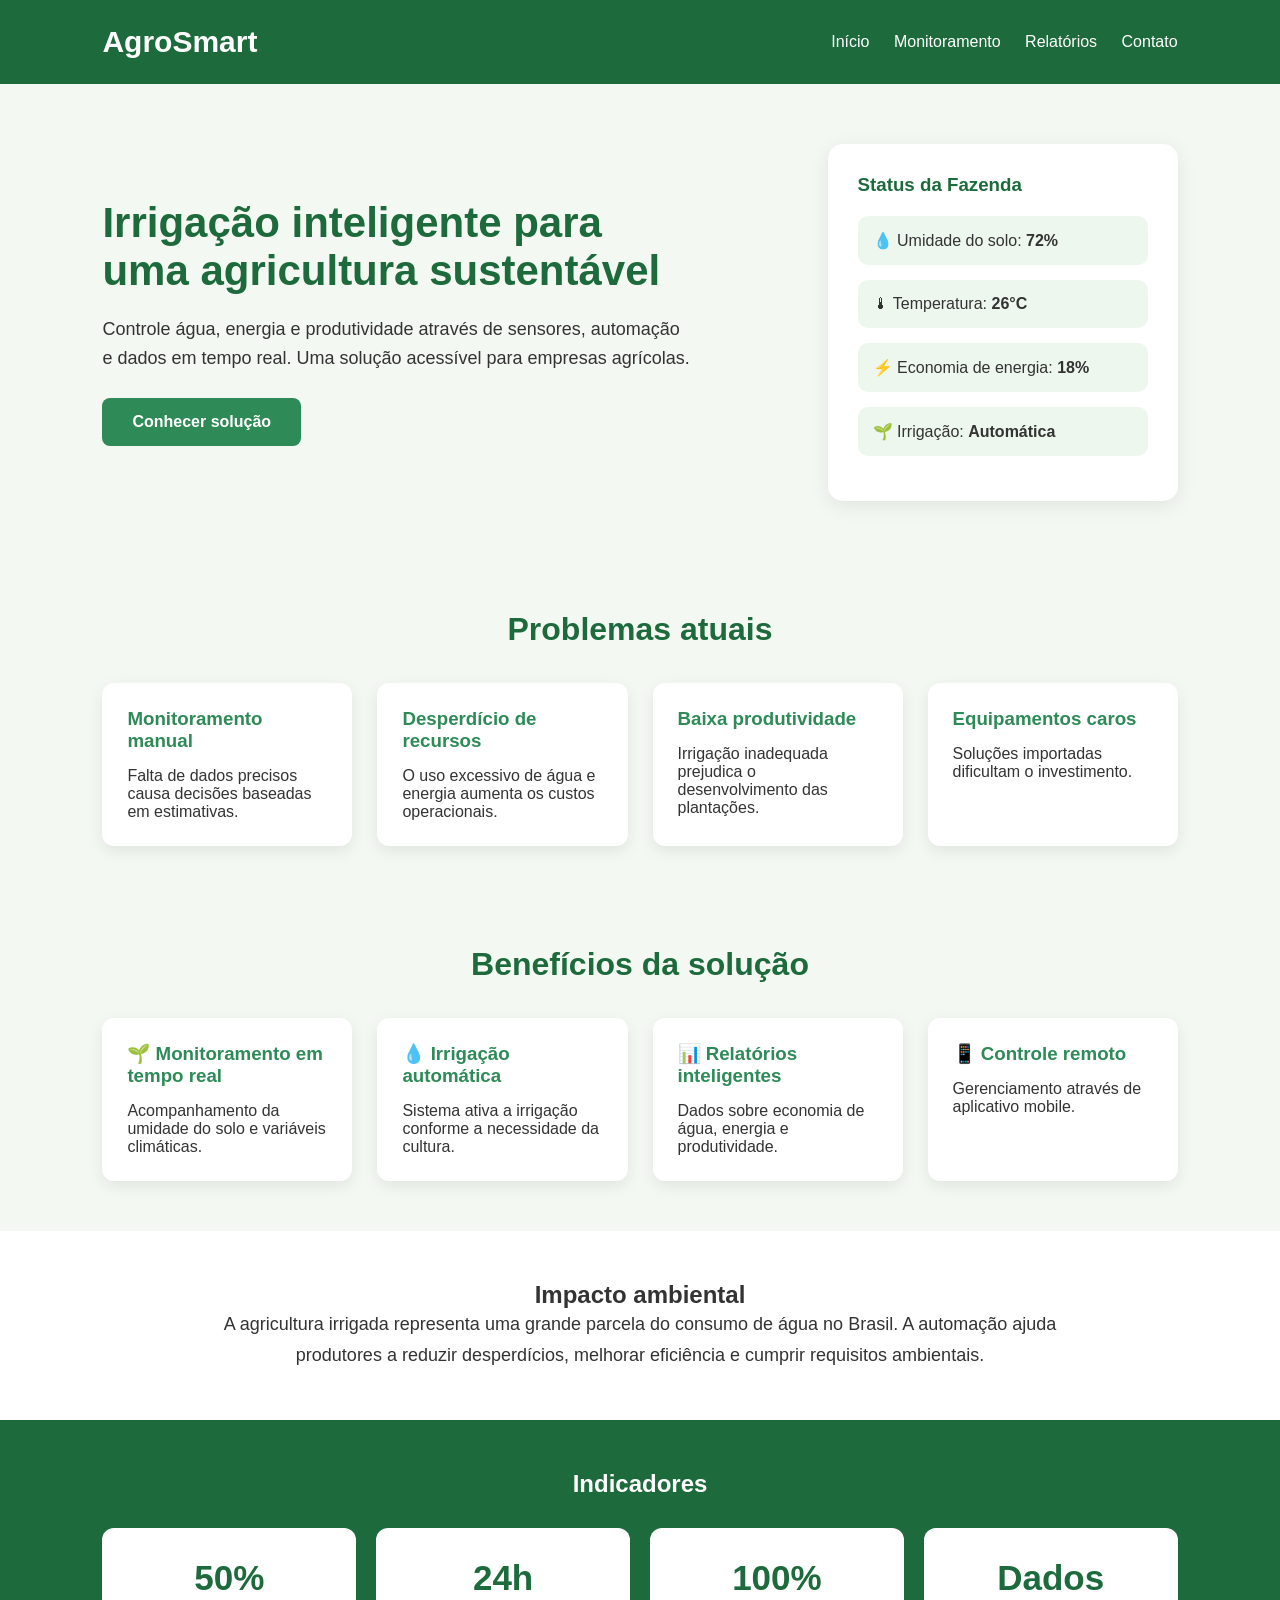
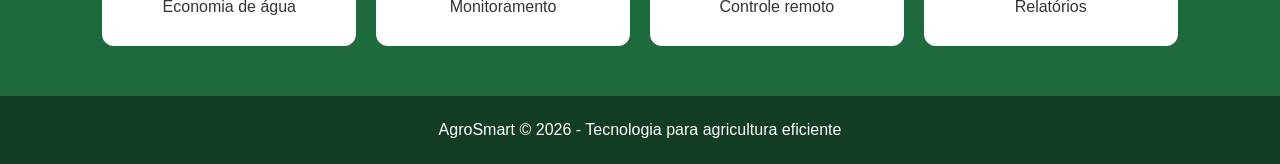
<file: index.html>
<!DOCTYPE html>
<html lang="pt-BR">

<head>

    <meta charset="UTF-8">
    <meta name="viewport" content="width=device-width, initial-scale=1.0">

    <title>AgroSmart - Irrigação Inteligente</title>

    <link rel="stylesheet" href="style.css">

</head>


<body>


<header>

    <div class="logo">
        <h1>AgroSmart</h1>
    </div>


    <nav>

        <a href="index.html">Início</a>
        <a href="index3.html">Monitoramento</a>
        <a href="index1.html">Relatórios</a>
        <a href="index2.html">Contato</a>

    </nav>

</header>



<section class="hero">


    <div class="hero-text">

        <h2>
            Irrigação inteligente para uma agricultura sustentável
        </h2>


        <p>
            Controle água, energia e produtividade através de sensores,
            automação e dados em tempo real.
            Uma solução acessível para empresas agrícolas.
        </p>


        <a href="#" class="button">
            Conhecer solução
        </a>


    </div>



    <div class="dashboard-card">


        <h3>Status da Fazenda</h3>


        <div class="status">
            💧 Umidade do solo:
            <strong>72%</strong>
        </div>


        <div class="status">
            🌡 Temperatura:
            <strong>26°C</strong>
        </div>


        <div class="status">
            ⚡ Economia de energia:
            <strong>18%</strong>
        </div>


        <div class="status">
            🌱 Irrigação:
            <strong>Automática</strong>
        </div>


    </div>


</section>




<section>

<h2 class="title">
    Problemas atuais
</h2>


<div class="cards">


    <div class="card">

        <h3>
            Monitoramento manual
        </h3>

        <p>
            Falta de dados precisos causa decisões
            baseadas em estimativas.
        </p>

    </div>



    <div class="card">

        <h3>
            Desperdício de recursos
        </h3>

        <p>
            O uso excessivo de água e energia aumenta
            os custos operacionais.
        </p>

    </div>



    <div class="card">

        <h3>
            Baixa produtividade
        </h3>

        <p>
            Irrigação inadequada prejudica o desenvolvimento
            das plantações.
        </p>

    </div>



    <div class="card">

        <h3>
            Equipamentos caros
        </h3>

        <p>
            Soluções importadas dificultam o investimento.
        </p>

    </div>


</div>


</section>





<section>


<h2 class="title">
    Benefícios da solução
</h2>



<div class="cards">


<div class="card">

<h3>
🌱 Monitoramento em tempo real
</h3>

<p>
Acompanhamento da umidade do solo e variáveis climáticas.
</p>

</div>



<div class="card">

<h3>
💧 Irrigação automática
</h3>

<p>
Sistema ativa a irrigação conforme a necessidade da cultura.
</p>

</div>



<div class="card">

<h3>
📊 Relatórios inteligentes
</h3>

<p>
Dados sobre economia de água, energia e produtividade.
</p>

</div>



<div class="card">

<h3>
📱 Controle remoto
</h3>

<p>
Gerenciamento através de aplicativo mobile.
</p>

</div>



</div>


</section>





<section class="impact">


<h2>
Impacto ambiental
</h2>


<p>

A agricultura irrigada representa uma grande parcela do consumo
de água no Brasil. A automação ajuda produtores a reduzir
desperdícios, melhorar eficiência e cumprir requisitos ambientais.

</p>


</section>




<section class="metrics">


<h2>
Indicadores
</h2>


<div class="metric-box">


<div>
<strong>50%</strong>
<br>
Economia de água
</div>


<div>
<strong>24h</strong>
<br>
Monitoramento
</div>


<div>
<strong>100%</strong>
<br>
Controle remoto
</div>


<div>
<strong>Dados</strong>
<br>
Relatórios
</div>



</div>


</section>




<footer>

<p>
AgroSmart © 2026 - Tecnologia para agricultura eficiente
</p>

</footer>



</body>

</html>
</file>
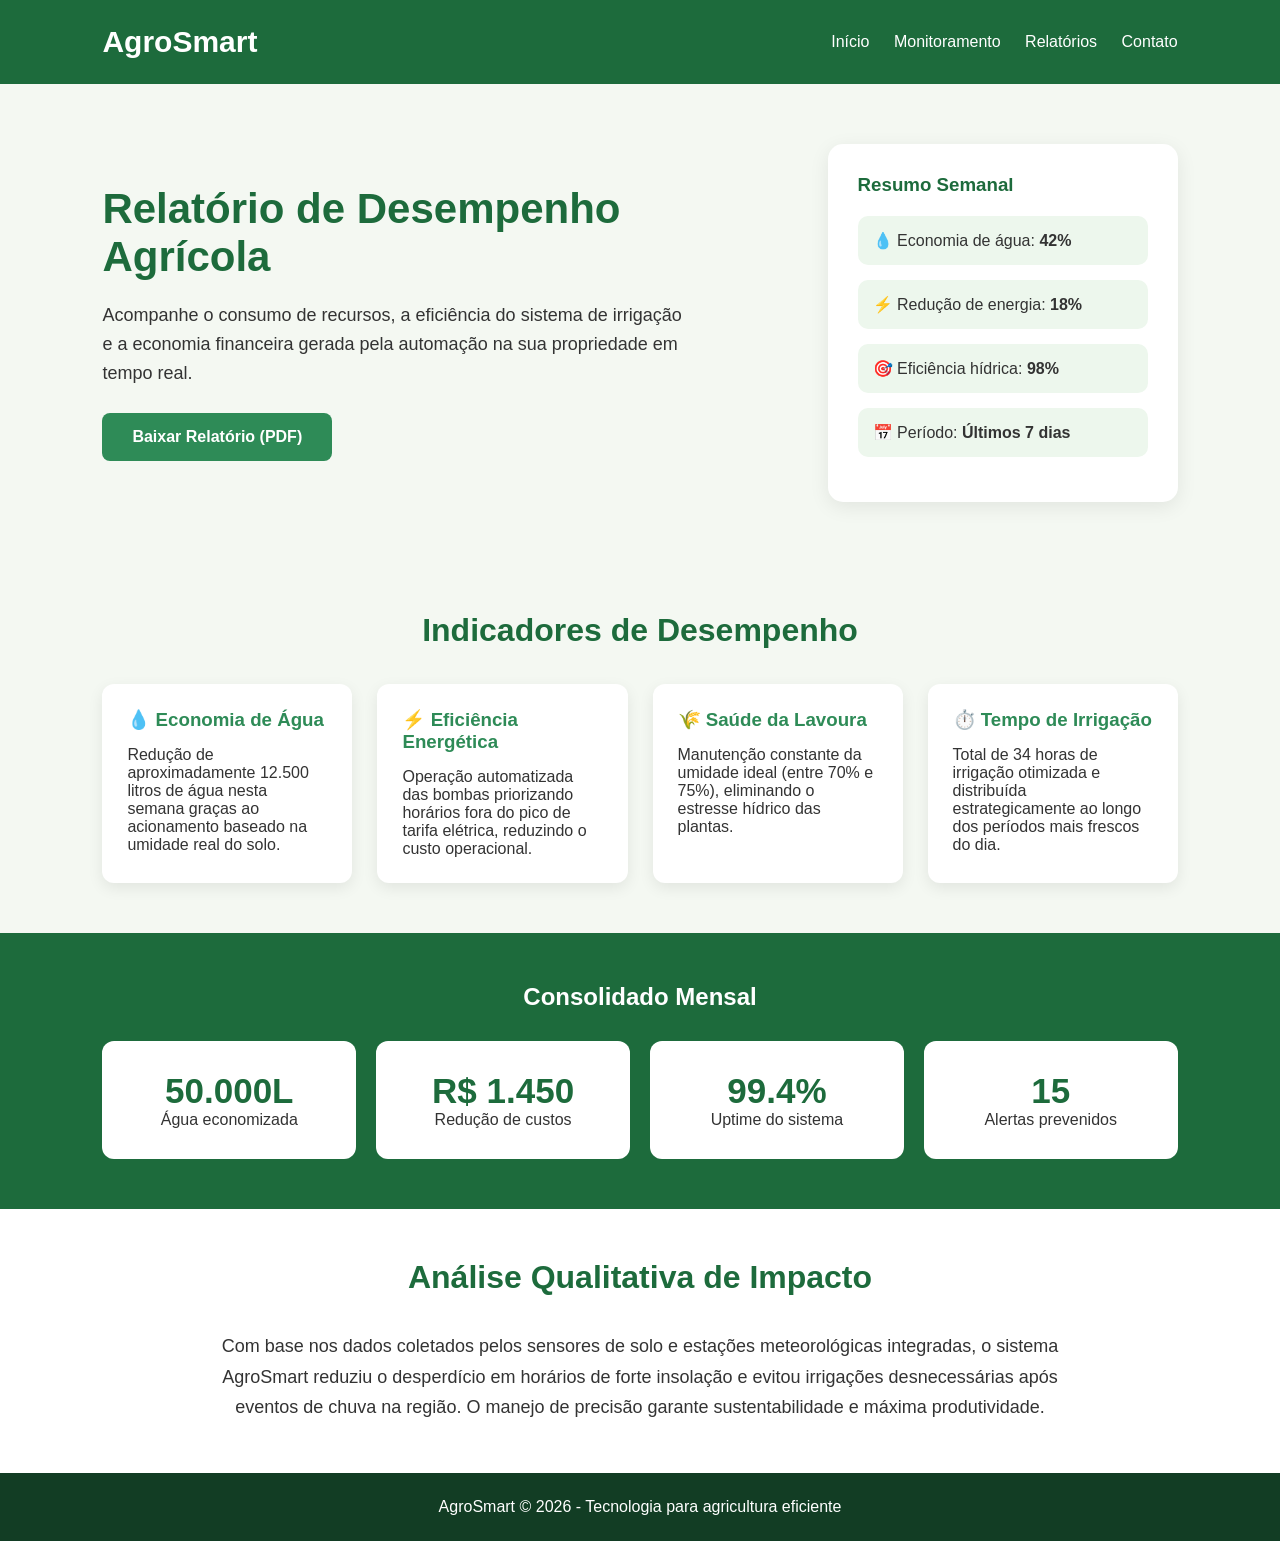
<file: index1.html>
<!DOCTYPE html>
<html lang="pt-BR">

<head>
    <meta charset="UTF-8">
    <meta name="viewport" content="width=device-width, initial-scale=1.0">
    <title>AgroSmart - Relatório de Desempenho</title>
    <link rel="stylesheet" href="style.css">
</head>

<body>

    <header>
        <div class="logo">
            <h1>AgroSmart</h1>
        </div>

        <nav>
            <a href="index.html">Início</a>
        <a href="index3.html">Monitoramento</a>
        <a href="index1.html">Relatórios</a>
        <a href="index2.html">Contato</a>
        </nav>
    </header>

    <section class="hero">
        <div class="hero-text">
            <h2>
                Relatório de Desempenho Agrícola
            </h2>

            <p>
                Acompanhe o consumo de recursos, a eficiência do sistema de irrigação 
                e a economia financeira gerada pela automação na sua propriedade em tempo real.
            </p>

            <a href="#" class="button">
                Baixar Relatório (PDF)
            </a>
        </div>

        <div class="dashboard-card">
            <h3>Resumo Semanal</h3>

            <div class="status">
                💧 Economia de água:
                <strong>42%</strong>
            </div>

            <div class="status">
                ⚡ Redução de energia:
                <strong>18%</strong>
            </div>

            <div class="status">
                🎯 Eficiência hídrica:
                <strong>98%</strong>
            </div>

            <div class="status">
                📅 Período:
                <strong>Últimos 7 dias</strong>
            </div>
        </div>
    </section>

    <section>
        <h2 class="title">
            Indicadores de Desempenho
        </h2>

        <div class="cards">
            <div class="card">
                <h3>
                    💧 Economia de Água
                </h3>
                <p>
                    Redução de aproximadamente 12.500 litros de água nesta semana graças ao acionamento baseado na umidade real do solo.
                </p>
            </div>

            <div class="card">
                <h3>
                    ⚡ Eficiência Energética
                </h3>
                <p>
                    Operação automatizada das bombas priorizando horários fora do pico de tarifa elétrica, reduzindo o custo operacional.
                </p>
            </div>

            <div class="card">
                <h3>
                    🌾 Saúde da Lavoura
                </h3>
                <p>
                    Manutenção constante da umidade ideal (entre 70% e 75%), eliminando o estresse hídrico das plantas.
                </p>
            </div>

            <div class="card">
                <h3>
                    ⏱️ Tempo de Irrigação
                </h3>
                <p>
                    Total de 34 horas de irrigação otimizada e distribuída estrategicamente ao longo dos períodos mais frescos do dia.
                </p>
            </div>
        </div>
    </section>

    <section class="metrics">
        <h2>
            Consolidado Mensal
        </h2>

        <div class="metric-box">
            <div>
                <strong>50.000L</strong>
                <br>
                Água economizada
            </div>

            <div>
                <strong>R$ 1.450</strong>
                <br>
                Redução de custos
            </div>

            <div>
                <strong>99.4%</strong>
                <br>
                Uptime do sistema
            </div>

            <div>
                <strong>15</strong>
                <br>
                Alertas prevenidos
            </div>
        </div>
    </section>

    <section class="impact">
        <h2 class="title">
            Análise Qualitativa de Impacto
        </h2>

        <p>
            Com base nos dados coletados pelos sensores de solo e estações meteorológicas integradas, 
            o sistema AgroSmart reduziu o desperdício em horários de forte insolação e evitou irrigações desnecessárias 
            após eventos de chuva na região. O manejo de precisão garante sustentabilidade e máxima produtividade.
        </p>
    </section>

    <footer>
        <p>
            AgroSmart © 2026 - Tecnologia para agricultura eficiente
        </p>
    </footer>

</body>

</html>
</file>
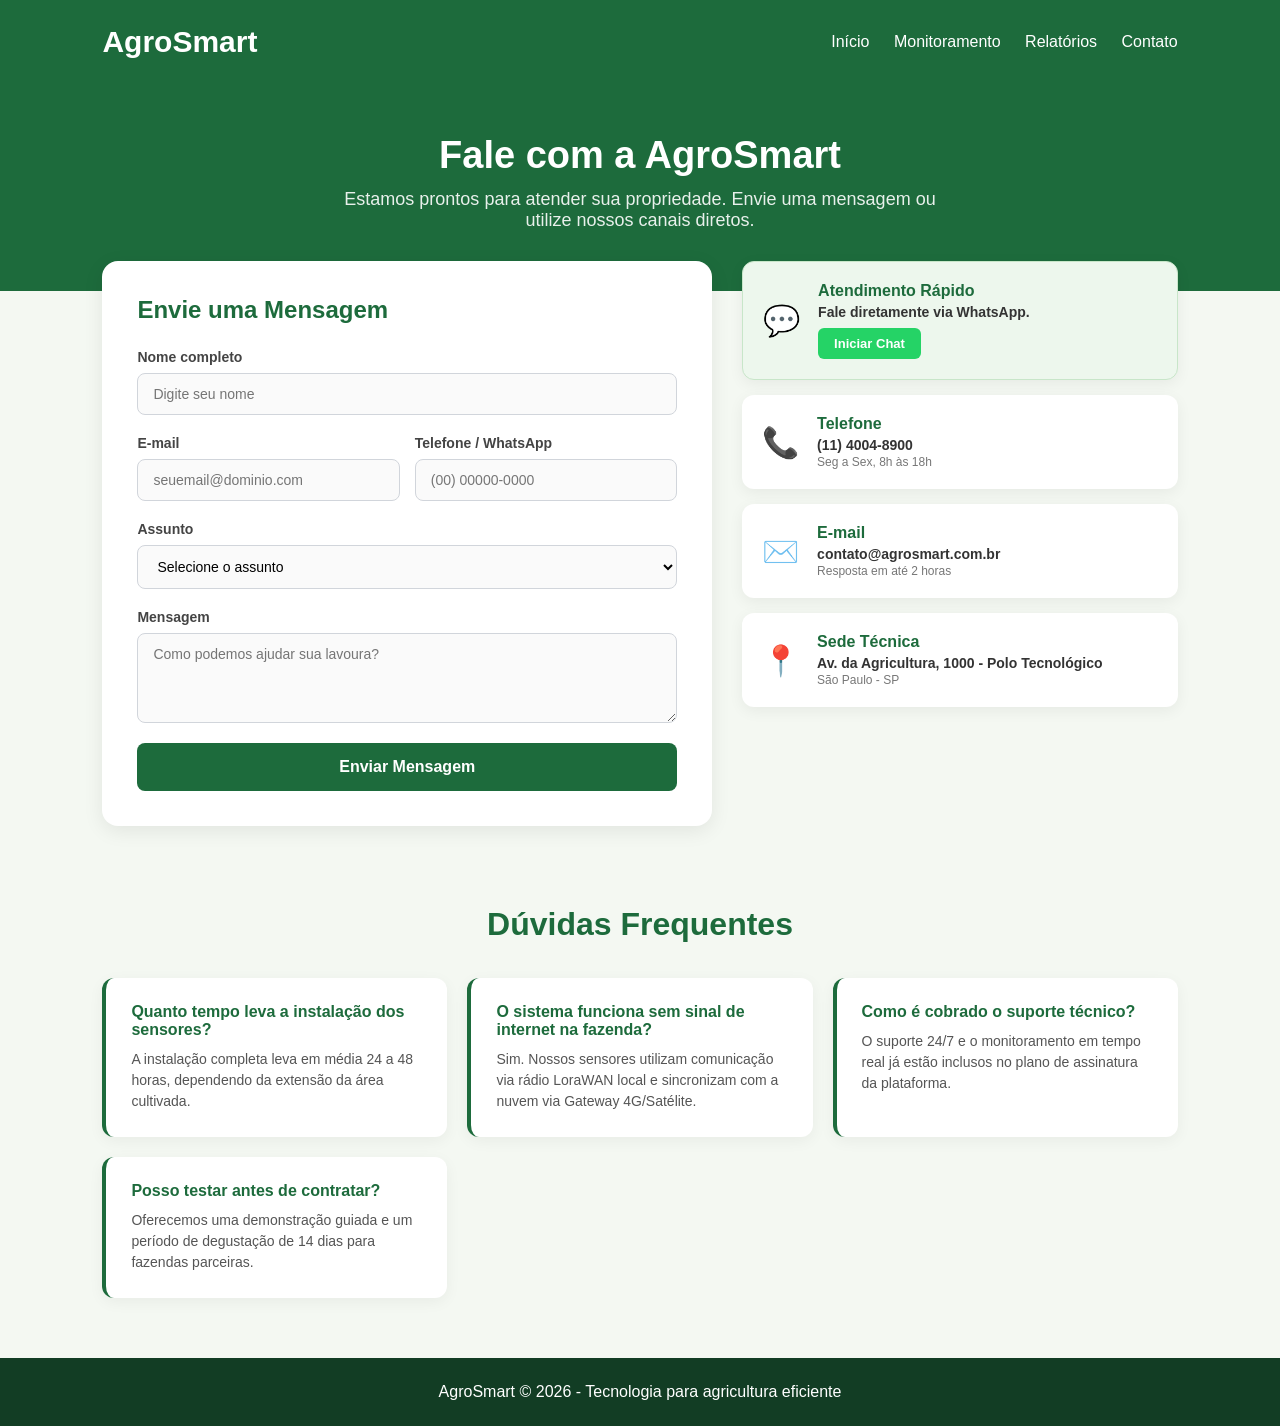
<file: index2.html>
<!DOCTYPE html>
<html lang="pt-BR">
<head>
    <meta charset="UTF-8">
    <meta name="viewport" content="width=device-width, initial-scale=1.0">
    <title>AgroSmart - Contato</title>
    <link rel="stylesheet" href="style.css">
</head>
<body>

    <header>
        <div class="logo">
            <h1>AgroSmart</h1>
        </div>
         <nav>
            <a href="index.html">Início</a>
        <a href="index3.html">Monitoramento</a>
        <a href="index1.html">Relatórios</a>
        <a href="index2.html">Contato</a>
        </nav>
    </header>

    <section class="contact-hero">
        <h2>Fale com a AgroSmart</h2>
        <p>Estamos prontos para atender sua propriedade. Envie uma mensagem ou utilize nossos canais diretos.</p>
    </section>

    <section class="contact-main">
        <div class="contact-grid">
            
            <div class="contact-form-card">
                <h3>Envie uma Mensagem</h3>
                <form action="#" method="POST" onsubmit="event.preventDefault(); alert('Mensagem enviada com sucesso!');">
                    <div class="form-group">
                        <label for="nome">Nome completo</label>
                        <input type="text" id="nome" placeholder="Digite seu nome" required>
                    </div>

                    <div class="form-row">
                        <div class="form-group">
                            <label for="email">E-mail</label>
                            <input type="email" id="email" placeholder="seuemail@dominio.com" required>
                        </div>
                        <div class="form-group">
                            <label for="telefone">Telefone / WhatsApp</label>
                            <input type="tel" id="telefone" placeholder="(00) 00000-0000" required>
                        </div>
                    </div>

                    <div class="form-group">
                        <label for="assunto">Assunto</label>
                        <select id="assunto" required>
                            <option value="">Selecione o assunto</option>
                            <option value="orcamento">Solicitar Orçamento</option>
                            <option value="suporte">Suporte Técnico</option>
                            <option value="parceria">Parcerias Comerciais</option>
                            <option value="outro">Outros</option>
                        </select>
                    </div>

                    <div class="form-group">
                        <label for="mensagem">Mensagem</label>
                        <textarea id="mensagem" rows="4" placeholder="Como podemos ajudar sua lavoura?" required></textarea>
                    </div>

                    <button type="submit" class="btn-submit">Enviar Mensagem</button>
                </form>
            </div>

            <div class="contact-info-column">
                <div class="info-card highlight-card">
                    <div class="info-icon">💬</div>
                    <div>
                        <h4>Atendimento Rápido</h4>
                        <p>Fale diretamente via WhatsApp.</p>
                        <a href="#" class="btn-whatsapp">Iniciar Chat</a>
                    </div>
                </div>

                <div class="info-card">
                    <div class="info-icon">📞</div>
                    <div>
                        <h4>Telefone</h4>
                        <p>(11) 4004-8900</p>
                        <small>Seg a Sex, 8h às 18h</small>
                    </div>
                </div>

                <div class="info-card">
                    <div class="info-icon">✉️</div>
                    <div>
                        <h4>E-mail</h4>
                        <p>contato@agrosmart.com.br</p>
                        <small>Resposta em até 2 horas</small>
                    </div>
                </div>

                <div class="info-card">
                    <div class="info-icon">📍</div>
                    <div>
                        <h4>Sede Técnica</h4>
                        <p>Av. da Agricultura, 1000 - Polo Tecnológico</p>
                        <small>São Paulo - SP</small>
                    </div>
                </div>
            </div>

        </div>
    </section>

    <section class="faq-section">
        <h2 class="title">Dúvidas Frequentes</h2>
        <div class="faq-grid">
            <div class="faq-item">
                <h4>Quanto tempo leva a instalação dos sensores?</h4>
                <p>A instalação completa leva em média 24 a 48 horas, dependendo da extensão da área cultivada.</p>
            </div>
            <div class="faq-item">
                <h4>O sistema funciona sem sinal de internet na fazenda?</h4>
                <p>Sim. Nossos sensores utilizam comunicação via rádio LoraWAN local e sincronizam com a nuvem via Gateway 4G/Satélite.</p>
            </div>
            <div class="faq-item">
                <h4>Como é cobrado o suporte técnico?</h4>
                <p>O suporte 24/7 e o monitoramento em tempo real já estão inclusos no plano de assinatura da plataforma.</p>
            </div>
            <div class="faq-item">
                <h4>Posso testar antes de contratar?</h4>
                <p>Oferecemos uma demonstração guiada e um período de degustação de 14 dias para fazendas parceiras.</p>
            </div>
        </div>
    </section>

    <footer>
        <p>AgroSmart © 2026 - Tecnologia para agricultura eficiente</p>
    </footer>

</body>
</html>
</file>
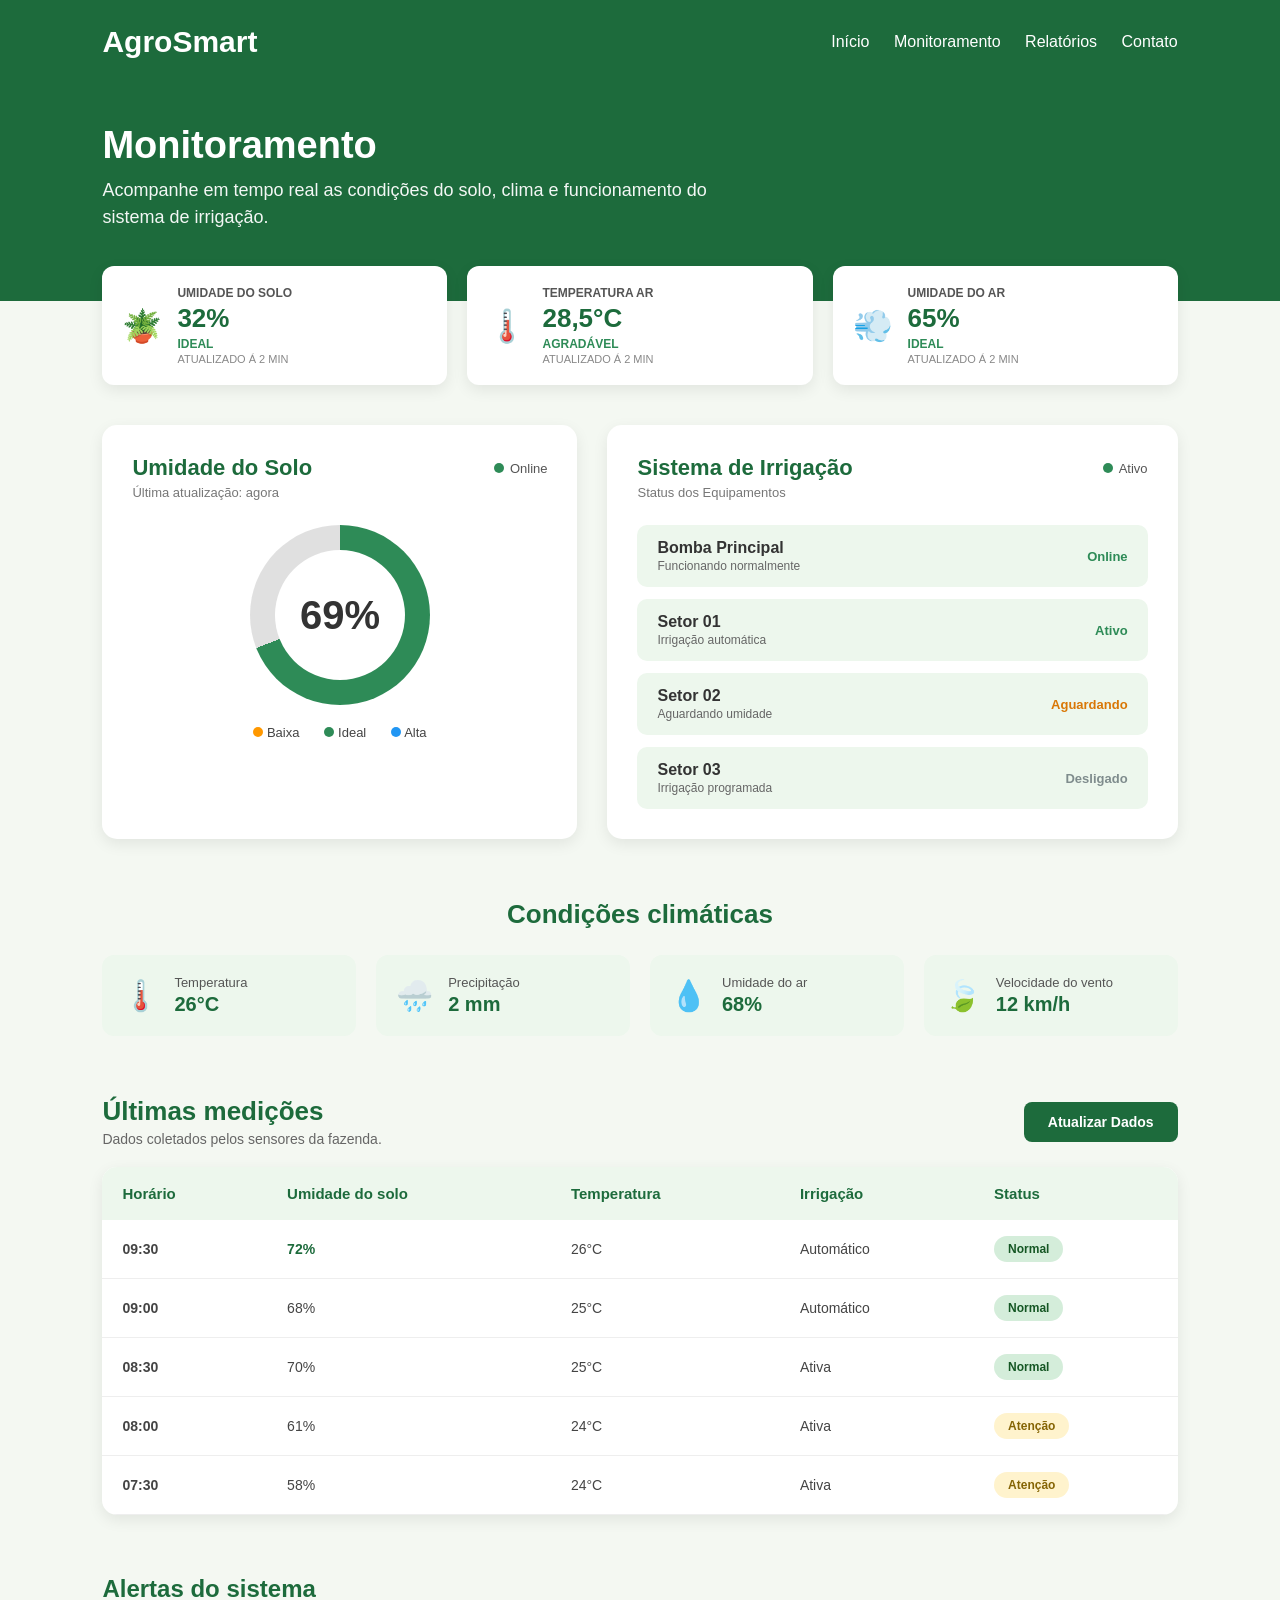
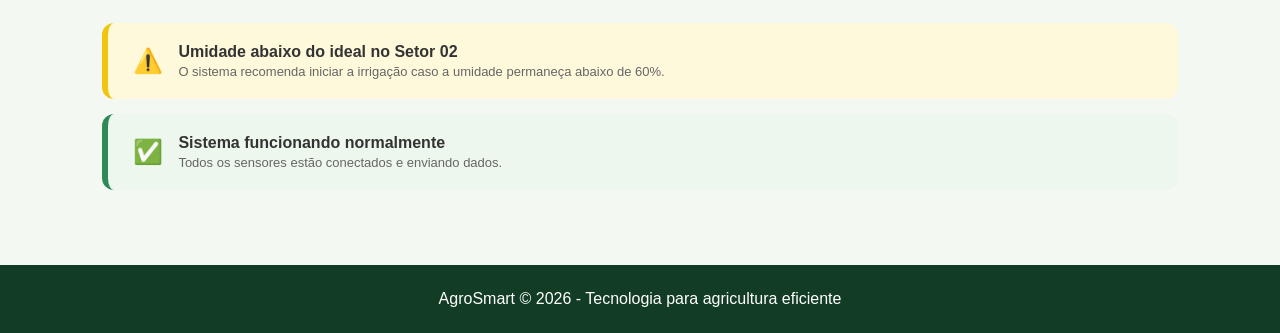
<file: index3.html>
<!DOCTYPE html>
<html lang="pt-BR">
<head>
    <meta charset="UTF-8">
    <meta name="viewport" content="width=device-width, initial-scale=1.0">
    <title>AgroSmart - Monitoramento</title>
    <link rel="stylesheet" href="style.css">
</head>
<body>

    <header>
        <div class="logo">
            <h1>AgroSmart</h1>
        </div>

         <nav>
            <a href="index.html">Início</a>
        <a href="index3.html">Monitoramento</a>
        <a href="index1.html">Relatórios</a>
        <a href="index2.html">Contato</a>
        </nav>
    </header>

    <section class="monit-hero">
        <h2>Monitoramento</h2>
        <p>Acompanhe em tempo real as condições do solo, clima e funcionamento do sistema de irrigação.</p>
    </section>

    <!-- Cards Resumidos do Topo -->
    <div class="summary-container">
        <div class="summary-card">
            <div class="summary-icon">🪴</div>
            <div class="summary-info">
                <span class="summary-title">UMIDADE DO SOLO</span>
                <span class="summary-value green">32%</span>
                <span class="summary-status green-text">IDEAL</span>
                <span class="summary-time">ATUALIZADO Á 2 MIN</span>
            </div>
        </div>

        <div class="summary-card">
            <div class="summary-icon">🌡️</div>
            <div class="summary-info">
                <span class="summary-title">TEMPERATURA AR</span>
                <span class="summary-value">28,5°C</span>
                <span class="summary-status green-text">AGRADÁVEL</span>
                <span class="summary-time">ATUALIZADO Á 2 MIN</span>
            </div>
        </div>

        <div class="summary-card">
            <div class="summary-icon">💨</div>
            <div class="summary-info">
                <span class="summary-title">UMIDADE DO AR</span>
                <span class="summary-value">65%</span>
                <span class="summary-status green-text">IDEAL</span>
                <span class="summary-time">ATUALIZADO Á 2 MIN</span>
            </div>
        </div>
    </div>

    <!-- Painel de Umidade e Sistema de Irrigação -->
    <section class="dashboard-grid">
        <!-- Card 1: Gauge Umidade -->
        <div class="dash-card">
            <div class="dash-card-header">
                <h3>Umidade do Solo</h3>
                <span class="badge-dot"><span class="dot green"></span> Online</span>
            </div>
            <p class="subtitle">Última atualização: agora</p>

            <div class="gauge-wrapper">
                <div class="gauge" style="--percent: 69%;">
                    <div class="gauge-center">
                        <span class="gauge-value">69%</span>
                    </div>
                </div>
            </div>

            <div class="gauge-legend">
                <span><span class="dot orange"></span> Baixa</span>
                <span><span class="dot green"></span> Ideal</span>
                <span><span class="dot blue"></span> Alta</span>
            </div>
        </div>

        <!-- Card 2: Status Equipamentos -->
        <div class="dash-card">
            <div class="dash-card-header">
                <h3>Sistema de Irrigação</h3>
                <span class="badge-dot"><span class="dot green"></span> Ativo</span>
            </div>
            <p class="subtitle">Status dos Equipamentos</p>

            <div class="equip-list">
                <div class="equip-item">
                    <div>
                        <strong>Bomba Principal</strong>
                        <p>Funcionando normalmente</p>
                    </div>
                    <span class="status-pill online">Online</span>
                </div>

                <div class="equip-item">
                    <div>
                        <strong>Setor 01</strong>
                        <p>Irrigação automática</p>
                    </div>
                    <span class="status-pill ativo">Ativo</span>
                </div>

                <div class="equip-item">
                    <div>
                        <strong>Setor 02</strong>
                        <p>Aguardando umidade</p>
                    </div>
                    <span class="status-pill aguardando">Aguardando</span>
                </div>

                <div class="equip-item">
                    <div>
                        <strong>Setor 03</strong>
                        <p>Irrigação programada</p>
                    </div>
                    <span class="status-pill desligado">Desligado</span>
                </div>
            </div>
        </div>
    </section>

    <!-- Condições Climáticas -->
    <section class="climate-section">
        <h2 class="section-title">Condições climáticas</h2>

        <div class="climate-grid">
            <div class="climate-card">
                <span class="climate-icon">🌡️</span>
                <div>
                    <span class="climate-label">Temperatura</span>
                    <span class="climate-val">26°C</span>
                </div>
            </div>

            <div class="climate-card">
                <span class="climate-icon">🌧️</span>
                <div>
                    <span class="climate-label">Precipitação</span>
                    <span class="climate-val">2 mm</span>
                </div>
            </div>

            <div class="climate-card">
                <span class="climate-icon">💧</span>
                <div>
                    <span class="climate-label">Umidade do ar</span>
                    <span class="climate-val">68%</span>
                </div>
            </div>

            <div class="climate-card">
                <span class="climate-icon">🍃</span>
                <div>
                    <span class="climate-label">Velocidade do vento</span>
                    <span class="climate-val">12 km/h</span>
                </div>
            </div>
        </div>
    </section>

    <!-- Tabela de Últimas Medições -->
    <section class="table-section">
        <div class="table-header-flex">
            <div>
                <h2>Últimas medições</h2>
                <p>Dados coletados pelos sensores da fazenda.</p>
            </div>
            <button class="btn-refresh">Atualizar Dados</button>
        </div>

        <div class="table-container">
            <table>
                <thead>
                    <tr>
                        <th>Horário</th>
                        <th>Umidade do solo</th>
                        <th>Temperatura</th>
                        <th>Irrigação</th>
                        <th>Status</th>
                    </tr>
                </thead>
                <tbody>
                    <tr>
                        <td><strong>09:30</strong></td>
                        <td class="highlight-cell"><strong>72%</strong></td>
                        <td>26°C</td>
                        <td>Automático</td>
                        <td><span class="badge normal">Normal</span></td>
                    </tr>
                    <tr>
                        <td><strong>09:00</strong></td>
                        <td>68%</td>
                        <td>25°C</td>
                        <td>Automático</td>
                        <td><span class="badge normal">Normal</span></td>
                    </tr>
                    <tr>
                        <td><strong>08:30</strong></td>
                        <td>70%</td>
                        <td>25°C</td>
                        <td>Ativa</td>
                        <td><span class="badge normal">Normal</span></td>
                    </tr>
                    <tr>
                        <td><strong>08:00</strong></td>
                        <td>61%</td>
                        <td>24°C</td>
                        <td>Ativa</td>
                        <td><span class="badge atencao">Atenção</span></td>
                    </tr>
                    <tr>
                        <td><strong>07:30</strong></td>
                        <td>58%</td>
                        <td>24°C</td>
                        <td>Ativa</td>
                        <td><span class="badge atencao">Atenção</span></td>
                    </tr>
                </tbody>
            </table>
        </div>
    </section>

    <!-- Alertas do Sistema -->
    <section class="alerts-section">
        <h2 class="section-title-left">Alertas do sistema</h2>

        <div class="alert-box warning">
            <div class="alert-icon">⚠️</div>
            <div>
                <strong>Umidade abaixo do ideal no Setor 02</strong>
                <p>O sistema recomenda iniciar a irrigação caso a umidade permaneça abaixo de 60%.</p>
            </div>
        </div>

        <div class="alert-box success">
            <div class="alert-icon">✅</div>
            <div>
                <strong>Sistema funcionando normalmente</strong>
                <p>Todos os sensores estão conectados e enviando dados.</p>
            </div>
        </div>
    </section>

    <footer>
        <p>AgroSmart © 2026 - Tecnologia para agricultura eficiente</p>
    </footer>

</body>

</html>
</file>
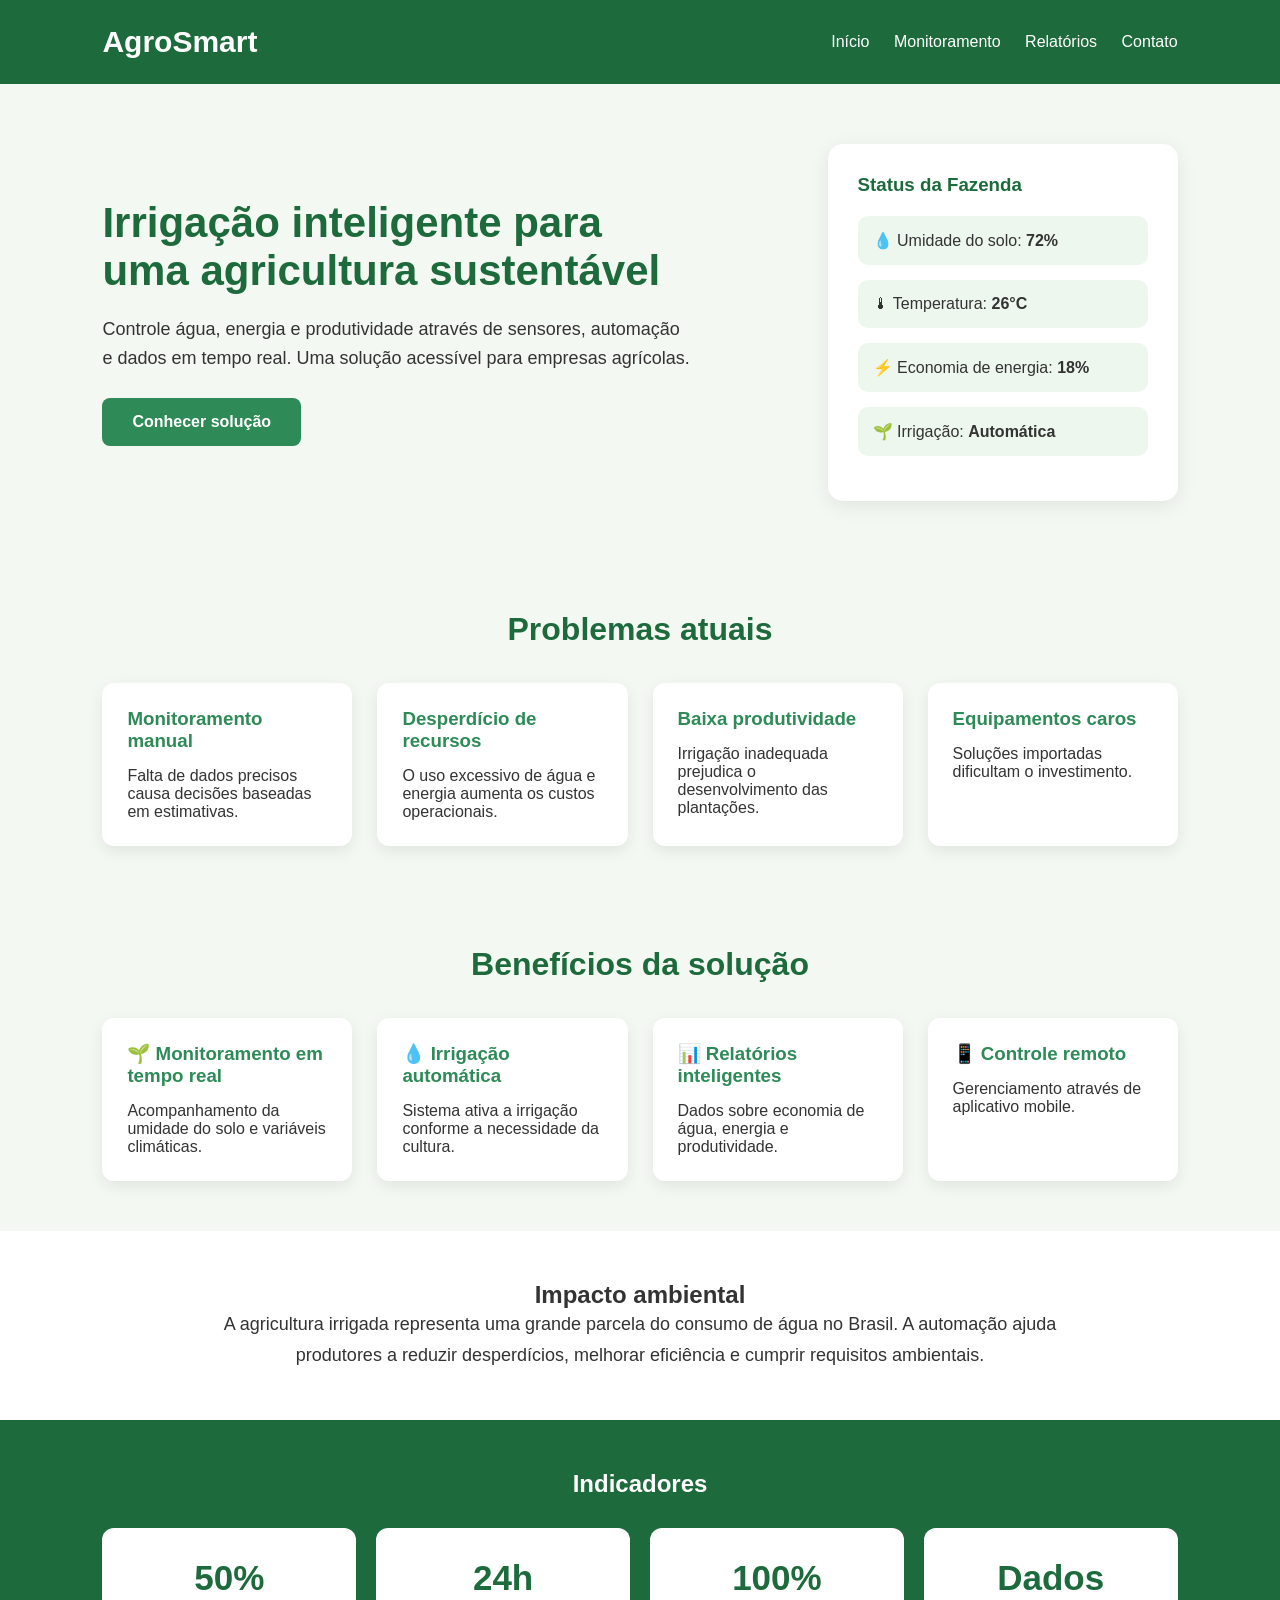
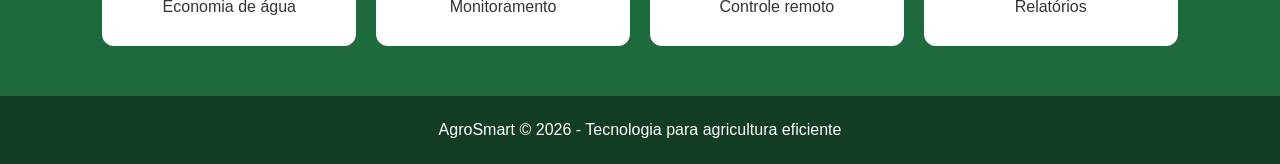
<file: indexBase.html>
<!DOCTYPE html>
<html lang="pt-BR">

<head>

    <meta charset="UTF-8">
    <meta name="viewport" content="width=device-width, initial-scale=1.0">

    <title>AgroSmart - Irrigação Inteligente</title>

    <link rel="stylesheet" href="style.css">

</head>


<body>


<header>

    <div class="logo">
        <h1>AgroSmart</h1>
    </div>


    <nav>

        <a href="#">Início</a>
        <a href="#">Monitoramento</a>
        <a href="#">Relatórios</a>
        <a href="#">Contato</a>

    </nav>

</header>



<section class="hero">


    <div class="hero-text">

        <h2>
            Irrigação inteligente para uma agricultura sustentável
        </h2>


        <p>
            Controle água, energia e produtividade através de sensores,
            automação e dados em tempo real.
            Uma solução acessível para empresas agrícolas.
        </p>


        <a href="#" class="button">
            Conhecer solução
        </a>


    </div>



    <div class="dashboard-card">


        <h3>Status da Fazenda</h3>


        <div class="status">
            💧 Umidade do solo:
            <strong>72%</strong>
        </div>


        <div class="status">
            🌡 Temperatura:
            <strong>26°C</strong>
        </div>


        <div class="status">
            ⚡ Economia de energia:
            <strong>18%</strong>
        </div>


        <div class="status">
            🌱 Irrigação:
            <strong>Automática</strong>
        </div>


    </div>


</section>




<section>

<h2 class="title">
    Problemas atuais
</h2>


<div class="cards">


    <div class="card">

        <h3>
            Monitoramento manual
        </h3>

        <p>
            Falta de dados precisos causa decisões
            baseadas em estimativas.
        </p>

    </div>



    <div class="card">

        <h3>
            Desperdício de recursos
        </h3>

        <p>
            O uso excessivo de água e energia aumenta
            os custos operacionais.
        </p>

    </div>



    <div class="card">

        <h3>
            Baixa produtividade
        </h3>

        <p>
            Irrigação inadequada prejudica o desenvolvimento
            das plantações.
        </p>

    </div>



    <div class="card">

        <h3>
            Equipamentos caros
        </h3>

        <p>
            Soluções importadas dificultam o investimento.
        </p>

    </div>


</div>


</section>





<section>


<h2 class="title">
    Benefícios da solução
</h2>



<div class="cards">


<div class="card">

<h3>
🌱 Monitoramento em tempo real
</h3>

<p>
Acompanhamento da umidade do solo e variáveis climáticas.
</p>

</div>



<div class="card">

<h3>
💧 Irrigação automática
</h3>

<p>
Sistema ativa a irrigação conforme a necessidade da cultura.
</p>

</div>



<div class="card">

<h3>
📊 Relatórios inteligentes
</h3>

<p>
Dados sobre economia de água, energia e produtividade.
</p>

</div>



<div class="card">

<h3>
📱 Controle remoto
</h3>

<p>
Gerenciamento através de aplicativo mobile.
</p>

</div>



</div>


</section>





<section class="impact">


<h2>
Impacto ambiental
</h2>


<p>

A agricultura irrigada representa uma grande parcela do consumo
de água no Brasil. A automação ajuda produtores a reduzir
desperdícios, melhorar eficiência e cumprir requisitos ambientais.

</p>


</section>




<section class="metrics">


<h2>
Indicadores
</h2>


<div class="metric-box">


<div>
<strong>50%</strong>
<br>
Economia de água
</div>


<div>
<strong>24h</strong>
<br>
Monitoramento
</div>


<div>
<strong>100%</strong>
<br>
Controle remoto
</div>


<div>
<strong>Dados</strong>
<br>
Relatórios
</div>



</div>


</section>




<footer>

<p>
AgroSmart © 2026 - Tecnologia para agricultura eficiente
</p>

</footer>



</body>

</html>
</file>
<file: style.css>
/* =========================================
   1. RESET GLOBAL & IDENTIDADE VISUAL
   ========================================= */
* {
    margin: 0;
    padding: 0;
    box-sizing: border-box;
    font-family: Arial, Helvetica, sans-serif !important;
}

body {
    background: #f4f8f2;
    color: #333;
}

/* =========================================
   2. CABEÇALHO UNIFICADO (HEADER)
   ========================================= */
header {
    background: #1d6b3c;
    color: white;
    padding: 25px 8%;
    display: flex;
    justify-content: space-between;
    align-items: center;
}

.logo h1 {
    font-size: 30px;
    font-weight: bold;
    color: white;
}

nav a {
    color: white;
    text-decoration: none;
    margin-left: 20px;
    font-size: 16px;
    transition: opacity 0.2s;
}

nav a:hover,
nav a.active {
    font-weight: bold;
    opacity: 0.95;
    border-bottom: 2px solid white;
    padding-bottom: 2px;
}

/* =========================================
   3. SEÇÕES GERAIS E HERO BASE
   ========================================= */
section {
    padding: 50px 8%;
}

.hero {
    padding: 60px 8%;
    display: flex;
    justify-content: space-between;
    align-items: center;
    gap: 40px;
}

.hero-text {
    width: 55%;
}

.hero-text h2 {
    color: #1d6b3c;
    font-size: 42px;
    margin-bottom: 20px;
}

.hero-text p {
    font-size: 18px;
    line-height: 1.6;
}

.button {
    display: inline-block;
    margin-top: 25px;
    background: #2e8b57;
    color: white;
    padding: 15px 30px;
    border-radius: 8px;
    text-decoration: none;
    font-weight: bold;
}

.dashboard-card {
    background: white;
    padding: 30px;
    width: 350px;
    border-radius: 15px;
    box-shadow: 0 5px 20px rgba(0,0,0,0.08);
}

.dashboard-card h3 {
    color: #1d6b3c;
    margin-bottom: 20px;
}

.status {
    background: #edf7ed;
    padding: 15px;
    margin-bottom: 15px;
    border-radius: 10px;
}

.title {
    text-align: center;
    color: #1d6b3c;
    font-size: 32px;
    margin-bottom: 35px;
}

.cards {
    display: grid;
    grid-template-columns: repeat(auto-fit, minmax(230px, 1fr));
    gap: 25px;
}

.card {
    background: white;
    padding: 25px;
    border-radius: 12px;
    box-shadow: 0 5px 15px rgba(0,0,0,0.08);
}

.card h3 {
    color: #2e8b57;
    margin-bottom: 15px;
}

.impact {
    background: white;
    text-align: center;
}

.impact p {
    max-width: 900px;
    margin: auto;
    font-size: 18px;
    line-height: 1.7;
}

.metrics {
    background: #1d6b3c;
    color: white;
}

.metrics h2 {
    text-align: center;
    margin-bottom: 30px;
}

.metric-box {
    display: grid;
    grid-template-columns: repeat(auto-fit, minmax(200px, 1fr));
    gap: 20px;
}

.metric-box div {
    background: white;
    color: #333;
    padding: 30px;
    text-align: center;
    border-radius: 12px;
}

.metric-box strong {
    font-size: 35px;
    color: #1d6b3c;
}

/* =========================================
   4. PÁGINA DE MONITORAMENTO
   ========================================= */
.monit-hero {
    background: #1d6b3c;
    color: white;
    padding: 40px 8% 70px 8%;
}

.monit-hero h2 {
    font-size: 38px;
    margin-bottom: 10px;
}

.monit-hero p {
    font-size: 18px;
    max-width: 650px;
    line-height: 1.5;
    opacity: 0.95;
}

.summary-container {
    display: flex;
    justify-content: space-between;
    gap: 20px;
    padding: 0 8%;
    margin-top: -35px;
    margin-bottom: 40px;
}

.summary-card {
    background: white;
    flex: 1;
    padding: 20px;
    border-radius: 12px;
    display: flex;
    align-items: center;
    gap: 15px;
    box-shadow: 0 5px 15px rgba(0, 0, 0, 0.08);
}

.summary-icon {
    font-size: 32px;
}

.summary-info {
    display: flex;
    flex-direction: column;
}

.summary-title {
    font-size: 12px;
    color: #555;
    font-weight: bold;
}

.summary-value {
    font-size: 26px;
    font-weight: bold;
    color: #1d6b3c;
    margin: 3px 0;
}

.summary-status {
    color: #2e8b57;
    font-size: 12px;
    font-weight: bold;
}

.summary-time {
    font-size: 11px;
    color: #888;
    margin-top: 2px;
}

.dashboard-grid {
    display: grid;
    grid-template-columns: 1fr 1.2fr;
    gap: 30px;
    padding: 0 8% 40px 8%;
}

.dash-card {
    background: white;
    padding: 30px;
    border-radius: 15px;
    box-shadow: 0 5px 15px rgba(0, 0, 0, 0.08);
}

.dash-card-header {
    display: flex;
    justify-content: space-between;
    align-items: center;
}

.dash-card-header h3 {
    color: #1d6b3c;
    font-size: 22px;
}

.subtitle {
    color: #777;
    font-size: 13px;
    margin-top: 4px;
    margin-bottom: 25px;
}

.badge-dot {
    font-size: 13px;
    color: #555;
    display: flex;
    align-items: center;
    gap: 6px;
}

.dot {
    width: 10px;
    height: 10px;
    border-radius: 50%;
    display: inline-block;
}
.dot.green { background: #2e8b57; }
.dot.orange { background: #ff9800; }
.dot.blue { background: #2196f3; }

.gauge-wrapper {
    display: flex;
    justify-content: center;
    margin: 20px 0;
}

.gauge {
    width: 180px;
    height: 180px;
    border-radius: 50%;
    background: conic-gradient(#2e8b57 0% 69%, #e0e0e0 69% 100%);
    display: flex;
    align-items: center;
    justify-content: center;
}

.gauge-center {
    width: 130px;
    height: 130px;
    background: white;
    border-radius: 50%;
    display: flex;
    align-items: center;
    justify-content: center;
}

.gauge-value {
    font-size: 40px;
    color: #333;
    font-weight: bold;
}

.gauge-legend {
    display: flex;
    justify-content: center;
    gap: 25px;
    font-size: 13px;
    color: #444;
    margin-top: 15px;
}

.equip-list {
    display: flex;
    flex-direction: column;
    gap: 12px;
}

.equip-item {
    background: #edf7ed;
    padding: 14px 20px;
    border-radius: 10px;
    display: flex;
    justify-content: space-between;
    align-items: center;
}

.equip-item p {
    font-size: 12px;
    color: #666;
    margin-top: 2px;
}

.status-pill {
    font-size: 13px;
    font-weight: bold;
}
.status-pill.online, .status-pill.ativo { color: #2e8b57; }
.status-pill.aguardando { color: #d97706; }
.status-pill.desligado { color: #7f8c8d; }

.climate-section {
    padding: 20px 8% 40px 8%;
}

.section-title {
    text-align: center;
    color: #1d6b3c;
    font-size: 26px;
    margin-bottom: 25px;
    font-weight: bold;
}

.climate-grid {
    display: grid;
    grid-template-columns: repeat(auto-fit, minmax(220px, 1fr));
    gap: 20px;
}

.climate-card {
    background: #edf7ed;
    padding: 20px;
    border-radius: 12px;
    display: flex;
    align-items: center;
    gap: 15px;
}

.climate-icon { font-size: 30px; }
.climate-label { display: block; font-size: 13px; color: #555; margin-bottom: 3px; }
.climate-val { font-size: 20px; font-weight: bold; color: #1d6b3c; }

.table-section {
    padding: 20px 8% 40px 8%;
}

.table-header-flex {
    display: flex;
    justify-content: space-between;
    align-items: center;
    margin-bottom: 20px;
}

.table-header-flex h2 {
    color: #1d6b3c;
    font-size: 26px;
    font-weight: bold;
}

.table-header-flex p {
    color: #666;
    font-size: 14px;
    margin-top: 4px;
}

.btn-refresh {
    background: #1d6b3c;
    color: white;
    border: none;
    padding: 12px 24px;
    border-radius: 8px;
    font-weight: bold;
    cursor: pointer;
    font-size: 14px;
}

.table-container {
    background: white;
    border-radius: 15px;
    box-shadow: 0 5px 15px rgba(0, 0, 0, 0.08);
    overflow: hidden;
}

table {
    width: 100%;
    border-collapse: collapse;
    text-align: left;
}

th {
    background: #edf7ed;
    color: #1d6b3c;
    padding: 18px 20px;
    font-size: 15px;
    font-weight: bold;
}

td {
    padding: 16px 20px;
    border-bottom: 1px solid #eee;
    font-size: 14px;
    color: #444;
}

.highlight-cell {
    color: #1d6b3c;
    font-weight: bold;
}

.badge {
    padding: 6px 14px;
    border-radius: 20px;
    font-size: 12px;
    font-weight: bold;
    display: inline-block;
}

.badge.normal { background: #d4edda; color: #155724; }
.badge.atencao { background: #fff3cd; color: #856404; }

.alerts-section {
    padding: 20px 8% 60px 8%;
}

.section-title-left {
    color: #1d6b3c;
    font-size: 24px;
    margin-bottom: 20px;
    font-weight: bold;
}

.alert-box {
    padding: 20px 25px;
    border-radius: 12px;
    display: flex;
    align-items: center;
    gap: 15px;
    margin-bottom: 15px;
}

.alert-box.warning { background: #fff9db; border-left: 6px solid #f1c40f; }
.alert-box.success { background: #edf7ed; border-left: 6px solid #2e8b57; }
.alert-icon { font-size: 24px; }
.alert-box strong { color: #333; display: block; margin-bottom: 3px; }
.alert-box p { font-size: 13px; color: #666; }

/* =========================================
   5. PÁGINA DE CONTATO
   ========================================= */
.contact-hero {
    background: #1d6b3c;
    color: white;
    text-align: center;
    padding: 50px 8% 60px 8%;
}

.contact-hero h2 {
    font-size: 38px;
    margin-bottom: 12px;
}

.contact-hero p {
    font-size: 18px;
    max-width: 600px;
    margin: auto;
    opacity: 0.9;
}

.contact-main {
    padding: 0 8% 60px 8%;
    margin-top: -30px;
}

.contact-grid {
    display: grid;
    grid-template-columns: 1.4fr 1fr;
    gap: 30px;
}

.contact-form-card {
    background: white;
    padding: 35px;
    border-radius: 16px;
    box-shadow: 0 5px 20px rgba(0, 0, 0, 0.08);
}

.contact-form-card h3 {
    color: #1d6b3c;
    font-size: 24px;
    margin-bottom: 25px;
}

.form-group {
    display: flex;
    flex-direction: column;
    margin-bottom: 20px;
}

.form-row {
    display: grid;
    grid-template-columns: 1fr 1fr;
    gap: 15px;
}

.form-group label {
    font-size: 14px;
    font-weight: bold;
    color: #444;
    margin-bottom: 8px;
}

.form-group input,
.form-group select,
.form-group textarea {
    padding: 12px 15px;
    border: 1px solid #d1d5db;
    border-radius: 8px;
    font-size: 14px;
    outline: none;
    transition: border-color 0.2s;
    background: #fafafa;
}

.form-group input:focus,
.form-group select:focus,
.form-group textarea:focus {
    border-color: #1d6b3c;
    background: white;
}

.btn-submit {
    background: #1d6b3c;
    color: white;
    border: none;
    padding: 15px 30px;
    border-radius: 8px;
    font-size: 16px;
    font-weight: bold;
    cursor: pointer;
    width: 100%;
    transition: background 0.2s;
}

.btn-submit:hover { background: #144d2b; }

.contact-info-column {
    display: flex;
    flex-direction: column;
    gap: 15px;
}

.info-card {
    background: white;
    padding: 20px;
    border-radius: 12px;
    display: flex;
    align-items: center;
    gap: 18px;
    box-shadow: 0 4px 15px rgba(0, 0, 0, 0.06);
}

.info-card.highlight-card {
    background: #edf7ed;
    border: 1px solid #c8e6c9;
}

.info-icon { font-size: 30px; }
.info-card h4 { color: #1d6b3c; font-size: 16px; margin-bottom: 4px; }
.info-card p { font-size: 14px; color: #333; font-weight: bold; }
.info-card small { font-size: 12px; color: #777; display: block; margin-top: 2px; }

.btn-whatsapp {
    display: inline-block;
    margin-top: 8px;
    background: #25d366;
    color: white;
    padding: 8px 16px;
    border-radius: 6px;
    text-decoration: none;
    font-size: 13px;
    font-weight: bold;
}

.faq-section {
    padding: 20px 8% 60px 8%;
}

.faq-grid {
    display: grid;
    grid-template-columns: repeat(auto-fit, minmax(280px, 1fr));
    gap: 20px;
}

.faq-item {
    background: white;
    padding: 25px;
    border-radius: 12px;
    box-shadow: 0 4px 15px rgba(0, 0, 0, 0.05);
    border-left: 4px solid #1d6b3c;
}

.faq-item h4 {
    color: #1d6b3c;
    font-size: 16px;
    margin-bottom: 10px;
}

.faq-item p {
    font-size: 14px;
    color: #555;
    line-height: 1.5;
}

/* =========================================
   6. RODAPÉ & RESPONSIVIDADE
   ========================================= */
footer {
    background: #123d24;
    color: white;
    text-align: center;
    padding: 25px;
}

@media(max-width: 800px) {
    header {
        flex-direction: column;
        gap: 20px;
    }
    .hero {
        flex-direction: column;
    }
    .hero-text, .dashboard-card {
        width: 100%;
    }
    .summary-container {
        flex-direction: column;
    }
    .dashboard-grid {
        grid-template-columns: 1fr;
    }
    .contact-grid {
        grid-template-columns: 1fr;
    }
    .form-row {
        grid-template-columns: 1fr;
    }
    .table-header-flex {
        flex-direction: column;
        align-items: flex-start;
        gap: 15px;
    }
}
</file>
